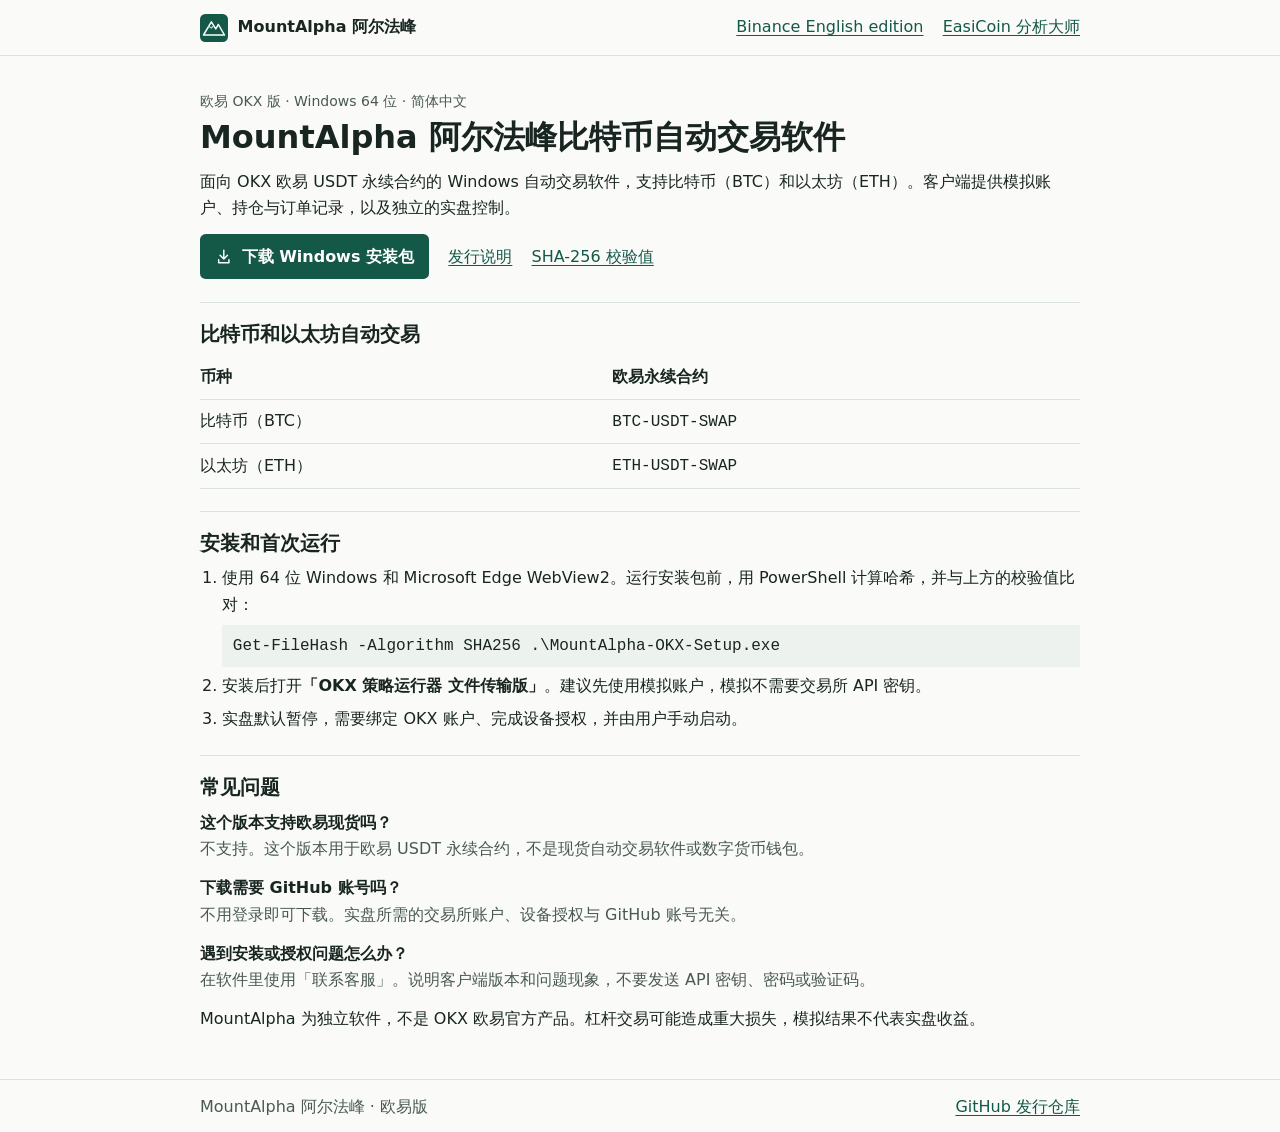
<file: docs/index.html>
<!doctype html>
<html lang="zh-CN">
<head>
  <meta charset="utf-8">
  <meta name="viewport" content="width=device-width, initial-scale=1">
  <title>MountAlpha 阿尔法峰 | 比特币自动交易软件（欧易 OKX 版）</title>
  <meta name="description" content="下载 MountAlpha 阿尔法峰欧易版。Windows 中文自动交易软件，支持比特币 BTC、以太坊 ETH 的 OKX USDT 永续合约，提供模拟账户和独立实盘控制。">
  <link rel="canonical" href="https://hkv-ink.github.io/bitcoin-trading-bot-okx/">
  <meta property="og:title" content="MountAlpha 阿尔法峰 · 欧易 OKX 版">
  <meta property="og:description" content="比特币与以太坊自动交易软件。Windows 中文安装包、安装说明和校验文件。">
  <meta property="og:type" content="website">
  <meta property="og:url" content="https://hkv-ink.github.io/bitcoin-trading-bot-okx/">
  <meta property="og:locale" content="zh_CN">
  <link rel="icon" href="mark.svg" type="image/svg+xml">
  <link rel="stylesheet" href="site.css">
</head>
<body>
  <header><div class="wrap">
    <span class="brand"><img src="mark.svg" alt="" width="28" height="28">MountAlpha 阿尔法峰</span>
    <nav class="links" aria-label="其他交易所版本">
      <a href="https://hkv-ink.github.io/bitcoin-trading-bot-okx/en/" lang="en">Binance English edition</a>
      <a href="https://hkv-ink.github.io/bitcoin-trading-bot-okx/easicoin/">EasiCoin 分析大师</a>
    </nav>
  </div></header>
  <main class="wrap">
    <p class="edition">欧易 OKX 版 · Windows 64 位 · 简体中文</p>
    <h1>MountAlpha 阿尔法峰比特币自动交易软件</h1>
    <p>面向 OKX 欧易 USDT 永续合约的 Windows 自动交易软件，支持比特币（BTC）和以太坊（ETH）。客户端提供模拟账户、持仓与订单记录，以及独立的实盘控制。</p>
    <div class="links">
      <a class="download" href="https://github.com/hkv-ink/bitcoin-trading-bot-okx/releases/latest/download/MountAlpha-OKX-Setup.exe"><svg aria-hidden="true" viewBox="0 0 24 24" fill="none" stroke="currentColor" stroke-width="2" stroke-linecap="round" stroke-linejoin="round"><path d="M12 3v12m-5-5 5 5 5-5M5 16v4h14v-4"/></svg>下载 Windows 安装包</a>
      <a href="https://github.com/hkv-ink/bitcoin-trading-bot-okx/releases/latest">发行说明</a>
      <a href="https://github.com/hkv-ink/bitcoin-trading-bot-okx/releases/latest/download/SHA256SUMS.txt">SHA-256 校验值</a>
    </div>
    <section>
      <h2>比特币和以太坊自动交易</h2>
      <table>
        <thead><tr><th scope="col">币种</th><th scope="col">欧易永续合约</th></tr></thead>
        <tbody>
          <tr><td>比特币（BTC）</td><td><code>BTC-USDT-SWAP</code></td></tr>
          <tr><td>以太坊（ETH）</td><td><code>ETH-USDT-SWAP</code></td></tr>
        </tbody>
      </table>
    </section>
    <section>
      <h2>安装和首次运行</h2>
      <ol>
        <li>使用 64 位 Windows 和 Microsoft Edge WebView2。运行安装包前，用 PowerShell 计算哈希，并与上方的校验值比对：
          <code class="hash">Get-FileHash -Algorithm SHA256 .&#92;MountAlpha-OKX-Setup.exe</code>
        </li>
        <li>安装后打开<strong>「OKX 策略运行器 文件传输版」</strong>。建议先使用模拟账户，模拟不需要交易所 API 密钥。</li>
        <li>实盘默认暂停，需要绑定 OKX 账户、完成设备授权，并由用户手动启动。</li>
      </ol>
    </section>
    <section>
      <h2>常见问题</h2>
      <dl>
        <dt>这个版本支持欧易现货吗？</dt>
        <dd>不支持。这个版本用于欧易 USDT 永续合约，不是现货自动交易软件或数字货币钱包。</dd>
        <dt>下载需要 GitHub 账号吗？</dt>
        <dd>不用登录即可下载。实盘所需的交易所账户、设备授权与 GitHub 账号无关。</dd>
        <dt>遇到安装或授权问题怎么办？</dt>
        <dd>在软件里使用「联系客服」。说明客户端版本和问题现象，不要发送 API 密钥、密码或验证码。</dd>
      </dl>
      <p>MountAlpha 为独立软件，不是 OKX 欧易官方产品。杠杆交易可能造成重大损失，模拟结果不代表实盘收益。</p>
    </section>
  </main>
  <footer><div class="wrap">
    <span>MountAlpha 阿尔法峰 · 欧易版</span>
    <a href="https://github.com/hkv-ink/bitcoin-trading-bot-okx">GitHub 发行仓库</a>
  </div></footer>
</body>
</html>
</file>
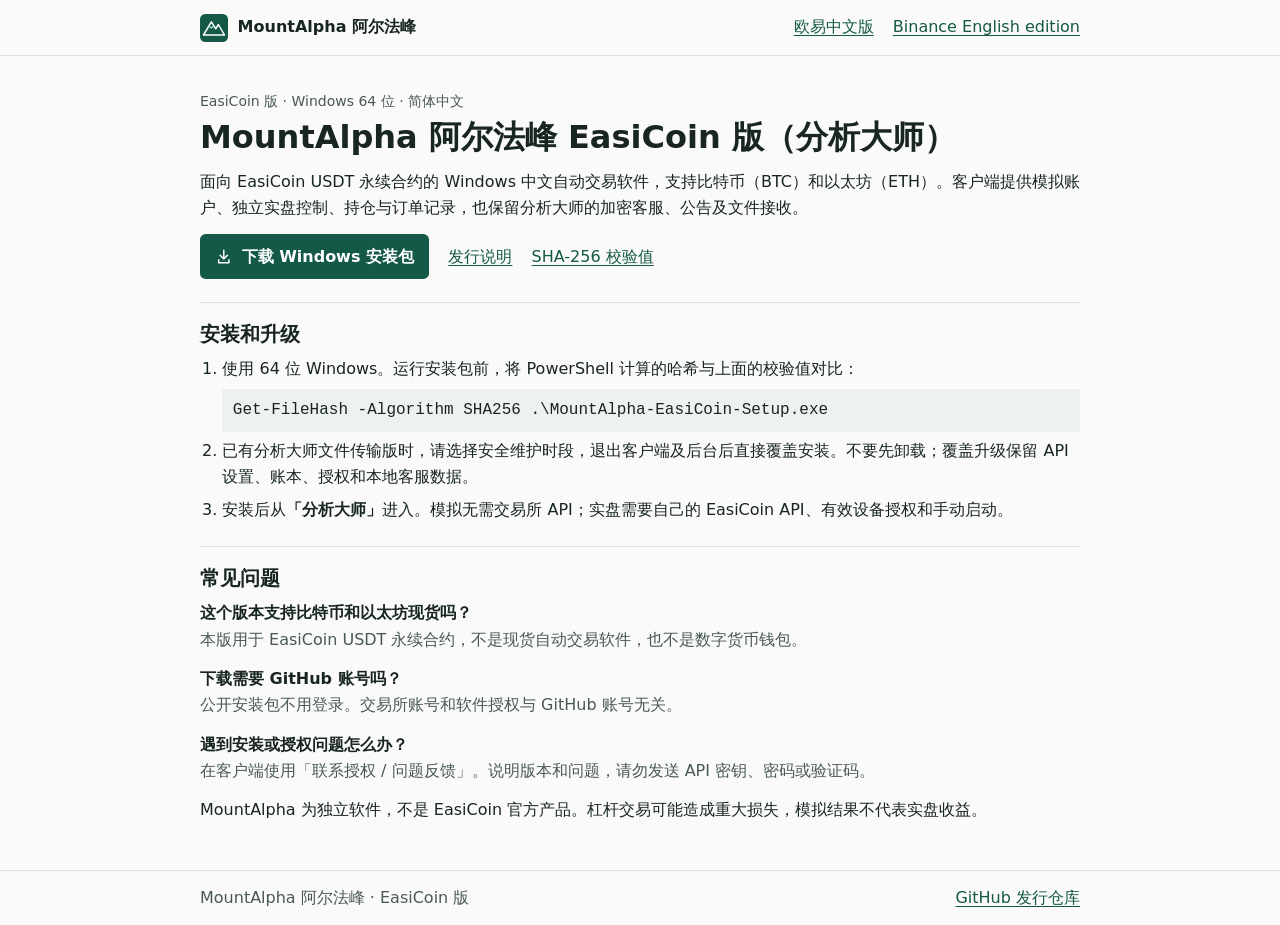
<file: docs/easicoin/index.html>
<!doctype html>
<html lang="zh-CN">
<head>
  <meta charset="utf-8">
  <meta name="viewport" content="width=device-width, initial-scale=1">
  <title>分析大师下载 | MountAlpha 阿尔法峰 EasiCoin 自动交易软件</title>
  <meta name="description" content="下载 MountAlpha 阿尔法峰 EasiCoin 版（分析大师）。Windows 中文比特币与以太坊自动交易软件，面向 EasiCoin USDT 永续合约，提供模拟账户和独立实盘控制。">
  <link rel="canonical" href="https://hkv-ink.github.io/bitcoin-trading-bot-okx/easicoin/">
  <meta property="og:title" content="MountAlpha 阿尔法峰 · EasiCoin 版（分析大师）">
  <meta property="og:description" content="比特币和以太坊自动交易软件。Windows 中文安装包、版本说明及 SHA-256 校验。">
  <meta property="og:type" content="website">
  <meta property="og:url" content="https://hkv-ink.github.io/bitcoin-trading-bot-okx/easicoin/">
  <meta property="og:locale" content="zh_CN">
  <link rel="icon" href="../mark.svg" type="image/svg+xml">
  <link rel="stylesheet" href="../site.css">
</head>
<body>
  <header><div class="wrap">
    <span class="brand"><img src="../mark.svg" alt="" width="28" height="28">MountAlpha 阿尔法峰</span>
    <nav class="links" aria-label="其他交易所版本">
      <a href="https://hkv-ink.github.io/bitcoin-trading-bot-okx/">欧易中文版</a>
      <a href="https://hkv-ink.github.io/bitcoin-trading-bot-okx/en/" lang="en">Binance English edition</a>
    </nav>
  </div></header>
  <main class="wrap">
    <p class="edition">EasiCoin 版 · Windows 64 位 · 简体中文</p>
    <h1>MountAlpha 阿尔法峰 EasiCoin 版（分析大师）</h1>
    <p>面向 EasiCoin USDT 永续合约的 Windows 中文自动交易软件，支持比特币（BTC）和以太坊（ETH）。客户端提供模拟账户、独立实盘控制、持仓与订单记录，也保留分析大师的加密客服、公告及文件接收。</p>
    <div class="links">
      <a class="download" href="https://github.com/hkv-ink/bitcoin-trading-bot-easicoin/releases/latest/download/MountAlpha-EasiCoin-Setup.exe"><svg aria-hidden="true" viewBox="0 0 24 24" fill="none" stroke="currentColor" stroke-width="2" stroke-linecap="round" stroke-linejoin="round"><path d="M12 3v12m-5-5 5 5 5-5M5 16v4h14v-4"/></svg>下载 Windows 安装包</a>
      <a href="https://github.com/hkv-ink/bitcoin-trading-bot-easicoin/releases/latest">发行说明</a>
      <a href="https://github.com/hkv-ink/bitcoin-trading-bot-easicoin/releases/latest/download/SHA256SUMS.txt">SHA-256 校验值</a>
    </div>
    <section>
      <h2>安装和升级</h2>
      <ol>
        <li>使用 64 位 Windows。运行安装包前，将 PowerShell 计算的哈希与上面的校验值对比：
          <code class="hash">Get-FileHash -Algorithm SHA256 .&#92;MountAlpha-EasiCoin-Setup.exe</code>
        </li>
        <li>已有分析大师文件传输版时，请选择安全维护时段，退出客户端及后台后直接覆盖安装。不要先卸载；覆盖升级保留 API 设置、账本、授权和本地客服数据。</li>
        <li>安装后从<strong>「分析大师」</strong>进入。模拟无需交易所 API；实盘需要自己的 EasiCoin API、有效设备授权和手动启动。</li>
      </ol>
    </section>
    <section>
      <h2>常见问题</h2>
      <dl>
        <dt>这个版本支持比特币和以太坊现货吗？</dt>
        <dd>本版用于 EasiCoin USDT 永续合约，不是现货自动交易软件，也不是数字货币钱包。</dd>
        <dt>下载需要 GitHub 账号吗？</dt>
        <dd>公开安装包不用登录。交易所账号和软件授权与 GitHub 账号无关。</dd>
        <dt>遇到安装或授权问题怎么办？</dt>
        <dd>在客户端使用「联系授权 / 问题反馈」。说明版本和问题，请勿发送 API 密钥、密码或验证码。</dd>
      </dl>
      <p>MountAlpha 为独立软件，不是 EasiCoin 官方产品。杠杆交易可能造成重大损失，模拟结果不代表实盘收益。</p>
    </section>
  </main>
  <footer><div class="wrap">
    <span>MountAlpha 阿尔法峰 · EasiCoin 版</span>
    <a href="https://github.com/hkv-ink/bitcoin-trading-bot-easicoin">GitHub 发行仓库</a>
  </div></footer>
</body>
</html>
</file>
<file: docs/site.css>
:root {
  color-scheme: light;
  --paper: #fafbf9;
  --ink: #182520;
  --muted: #495951;
  --rule: #d8e1da;
  --accent: #145848;
  --dark: #103e33;
}

* { box-sizing: border-box; }
body {
  margin: 0;
  background: var(--paper);
  color: var(--ink);
  font: 1rem/1.65 system-ui, "Microsoft YaHei", sans-serif;
}
a { color: var(--accent); text-underline-offset: .2em; }
a:hover { color: var(--dark); }
a:focus-visible { outline: 2px solid var(--accent); outline-offset: 4px; }
.wrap { width: min(55rem, calc(100% - 2.5rem)); margin-inline: auto; }
header, footer { border-block-end: 1px solid var(--rule); }
header .wrap, footer .wrap {
  display: flex;
  align-items: center;
  justify-content: space-between;
  flex-wrap: wrap;
  gap: .5rem 1.5rem;
  padding-block: .85rem;
}
.brand { display: inline-flex; align-items: center; gap: .6rem; font-weight: 750; }
.brand img { width: 1.75rem; height: 1.75rem; }
main { padding-block: 2.1rem; }
h1, h2 { line-height: 1.2; }
h1 { font-size: 2rem; margin: .35rem 0 .75rem; }
h2 { font-size: 1.25rem; margin: 0 0 .65rem; }
p { margin: 0 0 .8rem; }
.edition { color: var(--muted); font-size: .875rem; margin: 0; }
.download {
  display: inline-flex;
  align-items: center;
  gap: .55rem;
  background: var(--accent);
  color: white;
  padding: .58rem .95rem;
  border-radius: .35rem;
  font-weight: 680;
  text-decoration: none;
}
.download:hover { color: white; background: var(--dark); }
.links { display: flex; align-items: center; flex-wrap: wrap; gap: .7rem 1.2rem; }
.download svg { width: 1.1rem; height: 1.1rem; flex: none; }
section { border-block-start: 1px solid var(--rule); padding-block-start: 1.2rem; margin-block-start: 1.4rem; }
table { border-collapse: collapse; width: 100%; }
td, th { padding: .5rem .6rem; text-align: start; border-block-end: 1px solid var(--rule); }
td:first-child, th:first-child { padding-inline-start: 0; }
ol { padding-inline-start: 1.4rem; margin: 0; }
li + li { margin-block-start: .4rem; }
code { overflow-wrap: anywhere; }
.hash { display: block; padding: .5rem .65rem; background: #edf2ee; margin-block: .4rem; }
dl { margin: 0; }
dt { font-weight: 680; }
dd { margin: 0 0 .8rem; color: var(--muted); }
footer { border-block-start: 1px solid var(--rule); border-block-end: 0; color: var(--muted); }
@media (max-width: 35rem) {
  .wrap { width: calc(100% - 1.7rem); }
  main { padding-block: 1.5rem; }
  h1 { font-size: 1.6rem; }
}
</file>
